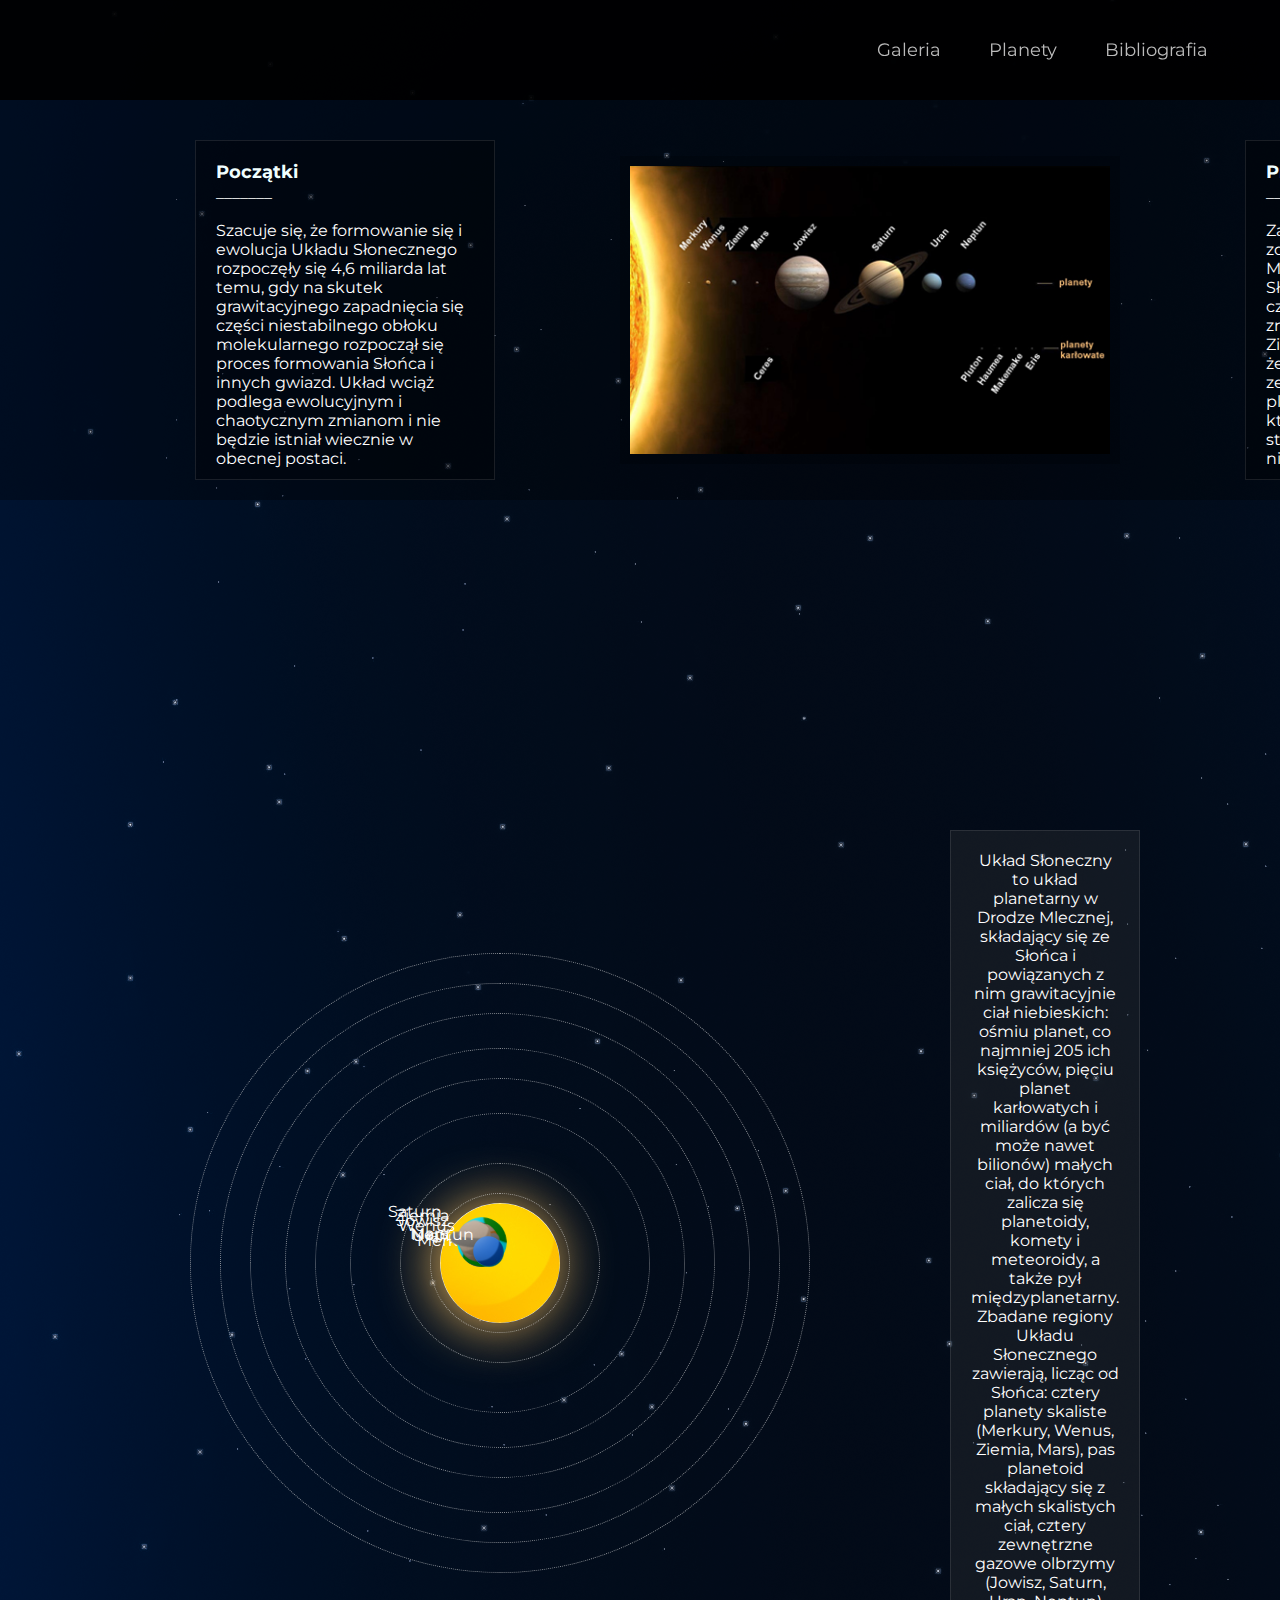
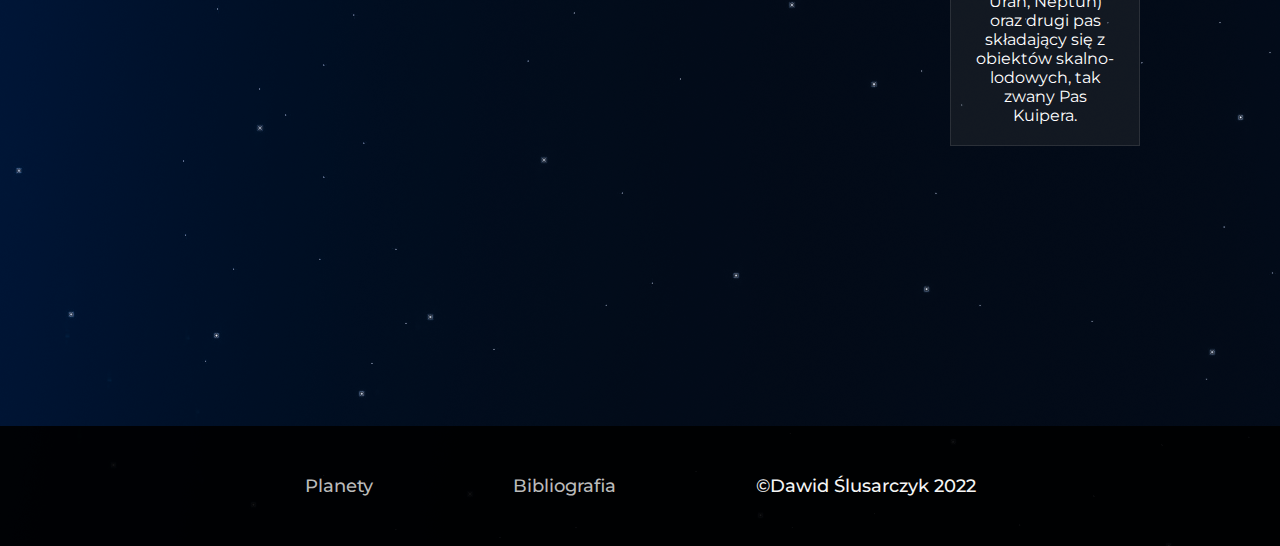
<file: index.html>
<!DOCTYPE html>
<html lang="pl">
<head>
    <meta charset="UTF-8">
    <link rel="stylesheet" href="style.css">
    <title>Układ Słoneczny</title>
    <link rel="icon" href="images/uranus.png" sizes="16x16" type="image/png">
</head>
<body>

<!--header-->
<header>
    <h1 class="naglowek">UKŁAD <span class="naglowek2">SŁONECZNY</span></h1>
    <a href="podstrony/planety.html#gallery">Galeria</a>
    <div class="dropdown">
        <a href="podstrony/planety.html">Planety</a>
        <ul>
			<li><a href="podstrony/planety.html#merkury">Merkury</a></li>
            <li><a href="podstrony/planety.html#wenus">Wenus</a></li>
            <li><a href="podstrony/planety.html#ziemia">Ziemia</a></li>
            <li><a href="podstrony/planety.html#mars">Mars</a></li>
            <li><a href="podstrony/planety.html#jowisz">Jowisz</a></li>
            <li><a href="podstrony/planety.html#saturn">Saturn</a></li>
            <li><a href="podstrony/planety.html#uran">Uran</a></li>
            <li><a href="podstrony/planety.html#neptun">Neptun</a></li>
        </ul>   
    </div>
	<a href="podstrony/bibliografia.html">Bibliografia</a>
</header>        

<main>

<div class="txt2-img">
    <p class="txt-1"><span class="planety-planetnames" style="font-size: large;">Początki </span><br>_______<br><br>Szacuje się, że formowanie się i ewolucja Układu Słonecznego rozpoczęły się 
        4,6 miliarda lat temu, gdy na skutek grawitacyjnego zapadnięcia się części niestabilnego 
        obłoku molekularnego rozpoczął się proces formowania Słońca i innych gwiazd. Układ wciąż 
        podlega ewolucyjnym i chaotycznym zmianom i nie będzie istniał wiecznie w obecnej postaci. </p>

    <img class="img-bhn-txt" src="images/img-bhn-txt.jpg" alt="img-bhn-txt">

    <p class="txt-2"><span class="planety-planetnames" style="font-size: large;">Przyszłość </span><br>_______<br><br>Za około 4 miliardy lat rozpocznie się zderzenie Galaktyki Andromedy z Drogą Mleczną,
         a w ciągu około 5 miliardów lat Słońce wielokrotnie się powiększy, stając się czerwonym olbrzymem, 
         co doprowadzi do zniszczenia planet wewnętrznych, w tym Ziemi. Modele ewolucji gwiazd przewidują, 
         że następnie Słońce odrzuci swoje zewnętrzne warstwy jako mgławicę planetarną i przekształci się 
         w białego karła, którego temperatura i jasność będą stopniowo spadać, aż do przekształcenia w nieświecącego czarnego karła.</p>
</div>

<!--solar system-->
<div class="solarsystem">
    <div class="sun"></div>

    <div class="mercury-outline">
        <div class="mercury">
            <span class="planetnames">Merkury</span>
        </div>
    </div>

    <div class="venus-outline-1">
        <div class="venus">
            <span class="planetnames">Wenus</span>
        </div>
    </div>

    <div class="earth-outline-1">
        <div class="earth">
            <span class="planetnames">Ziemia</span>
        </div>
    </div>

    <div class="mars-outline-1">
        <div class="mars">
            <span class="planetnames">Mars</span>
        </div>
    </div>

    <div class="jupiter-outline-1">
        <div class="jupiter">
            <span class="planetnames">Jowisz</span>
        </div>
    </div>

    <div class="saturn-outline-1">
        <div class="saturn">
            <span class="planetnames">Saturn</span>
        </div>
    </div>

    <div class="uranus-outline-1">
        <div class="uranus">
            <span class="planetnames">Uran</span>
        </div>
    </div>

    <div class="neptune-outline-1">
        <div class="neptune">
            <span class="planetnames">Neptun</span>
        </div>
    </div>
</div> 

<!--textss-->
<p class="solarsystemtxt">
Układ Słoneczny to układ planetarny w Drodze Mlecznej, składający się ze Słońca i powiązanych z 
nim grawitacyjnie ciał niebieskich: ośmiu planet, 
co najmniej 205 ich księżyców, pięciu planet karłowatych i miliardów 
(a być może nawet bilionów) małych ciał, do których zalicza się planetoidy, 
komety i meteoroidy, a także pył międzyplanetarny.
Zbadane regiony Układu Słonecznego zawierają, licząc 
od Słońca: cztery planety skaliste (Merkury, Wenus, Ziemia, Mars), 
pas planetoid składający się z małych skalistych ciał, cztery zewnętrzne 
gazowe olbrzymy (Jowisz, Saturn, Uran, Neptun) oraz drugi pas składający się z 
obiektów skalno-lodowych, tak zwany Pas Kuipera. 
</p>

</main>

<!--footer-->
<footer>

	<a href="podstrony/planety.html">Planety</a>

    <a href="podstrony/bibliografia.html">Bibliografia</a>

    <h4 class="autor">©Dawid Ślusarczyk 2022</h4>

</footer>

</body>
</html>
</file>
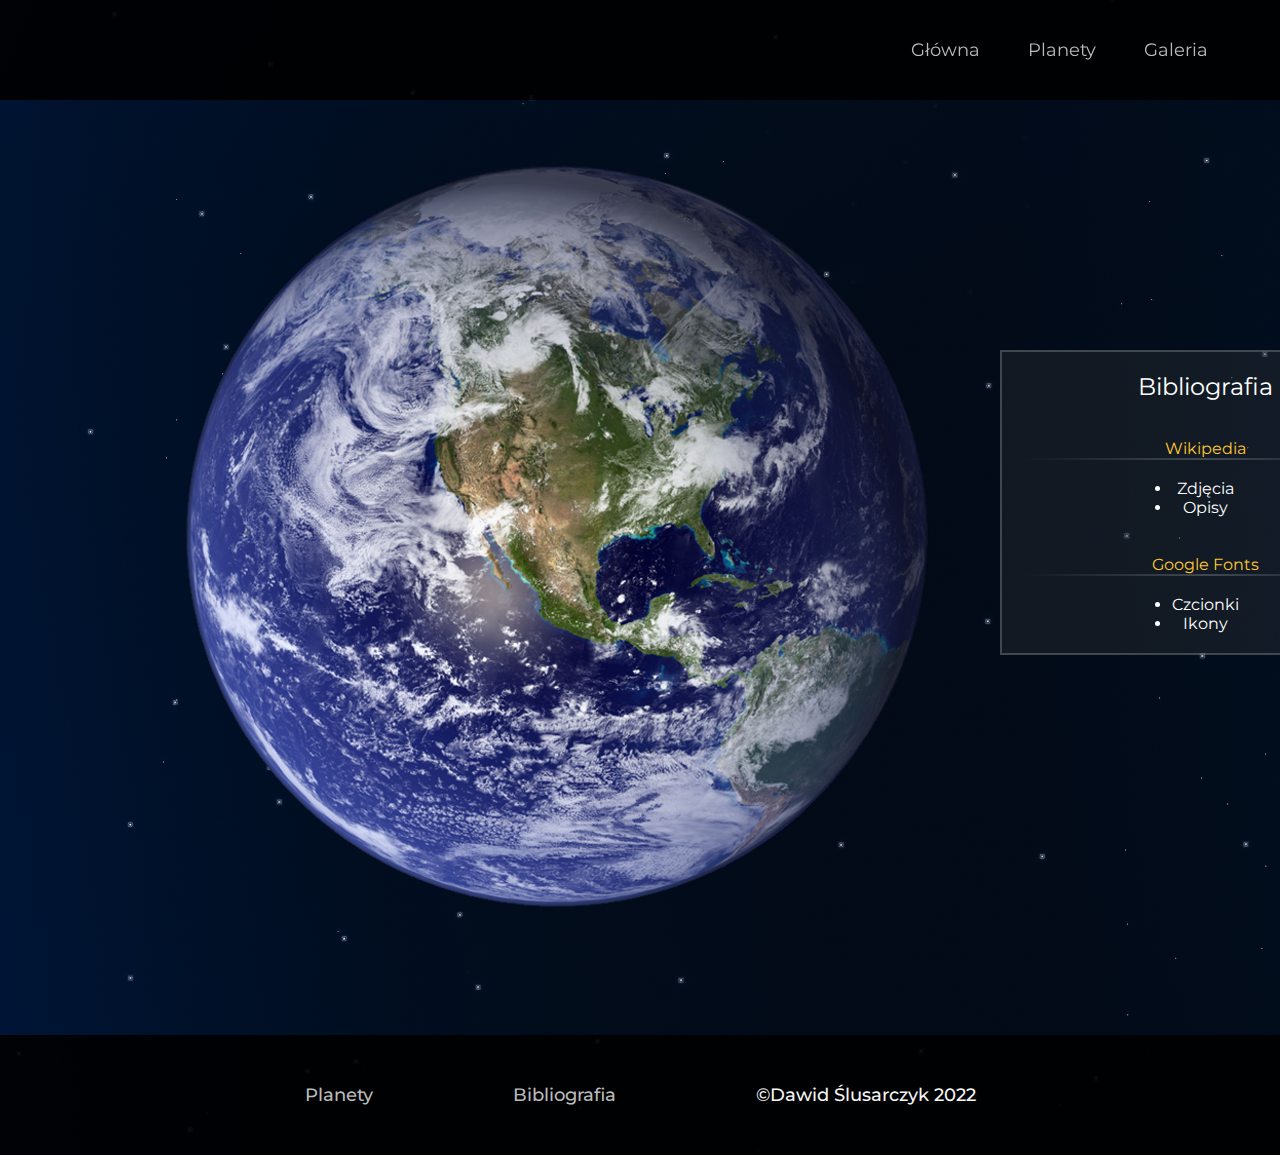
<file: podstrony/bibliografia.html>
<!DOCTYPE html>
<html lang="pl">
<head>
    <meta charset="UTF-8">
    <link rel="stylesheet" href="../style.css">
    <title>Bibliografia</title>
    <link rel="icon" href="../images/neptune.png" sizes="16x16" type="image/png">
</head>
<body>

<!--header-->
<header>
    <h1 class="naglowek">UKŁAD <span class="naglowek2">SŁONECZNY</span></h1>
    <a href="../index.html">Główna</a>
    <div class="dropdown">
        <a href="planety.html">Planety</a>
        <ul>
			<li><a href="planety.html#merkury">Merkury</a></li>
            <li><a href="planety.html#wenus">Wenus</a></li>
            <li><a href="planety.html#ziemia">Ziemia</a></li>
            <li><a href="planety.html#mars">Mars</a></li>
            <li><a href="planety.html#jowisz">Jowisz</a></li>
            <li><a href="planety.html#saturn">Saturn</a></li>
            <li><a href="planety.html#uran">Uran</a></li>
            <li><a href="planety.html#neptun">Neptun</a></li>
        </ul>   
    </div>
	<a href="planety.html#gallery">Galeria</a>
</header>        

<main class="main3">

    <img class="earth-bibl" src="../images/EARTHog.png" alt="earth">

<!--text-->
<div class="bibl-txt">

    <p style="font-size: x-large;">Bibliografia</p>

    <br><br>

    <a href="https://pl.wikipedia.org/wiki/Wikipedia:Strona_główna">Wikipedia</a>
    <hr>
    <br>
    
    <ul>
        <li>Zdjęcia</li>
        <li>Opisy</li>
    </ul>

    <br><br>

    <a href="https://fonts.google.com">Google Fonts</a>
    <hr>
    <br>

    <ul>
        <li>Czcionki</li>
        <li>Ikony</li>
    </ul>
    </div>

</main>

<!--footer-->
<footer>

	<a href="podstrony/planety.html">Planety</a>

    <a href="#">Bibliografia</a>

    <h4 class="autor">©Dawid Ślusarczyk 2022</h4>

</footer>

</body>
</html>
</file>
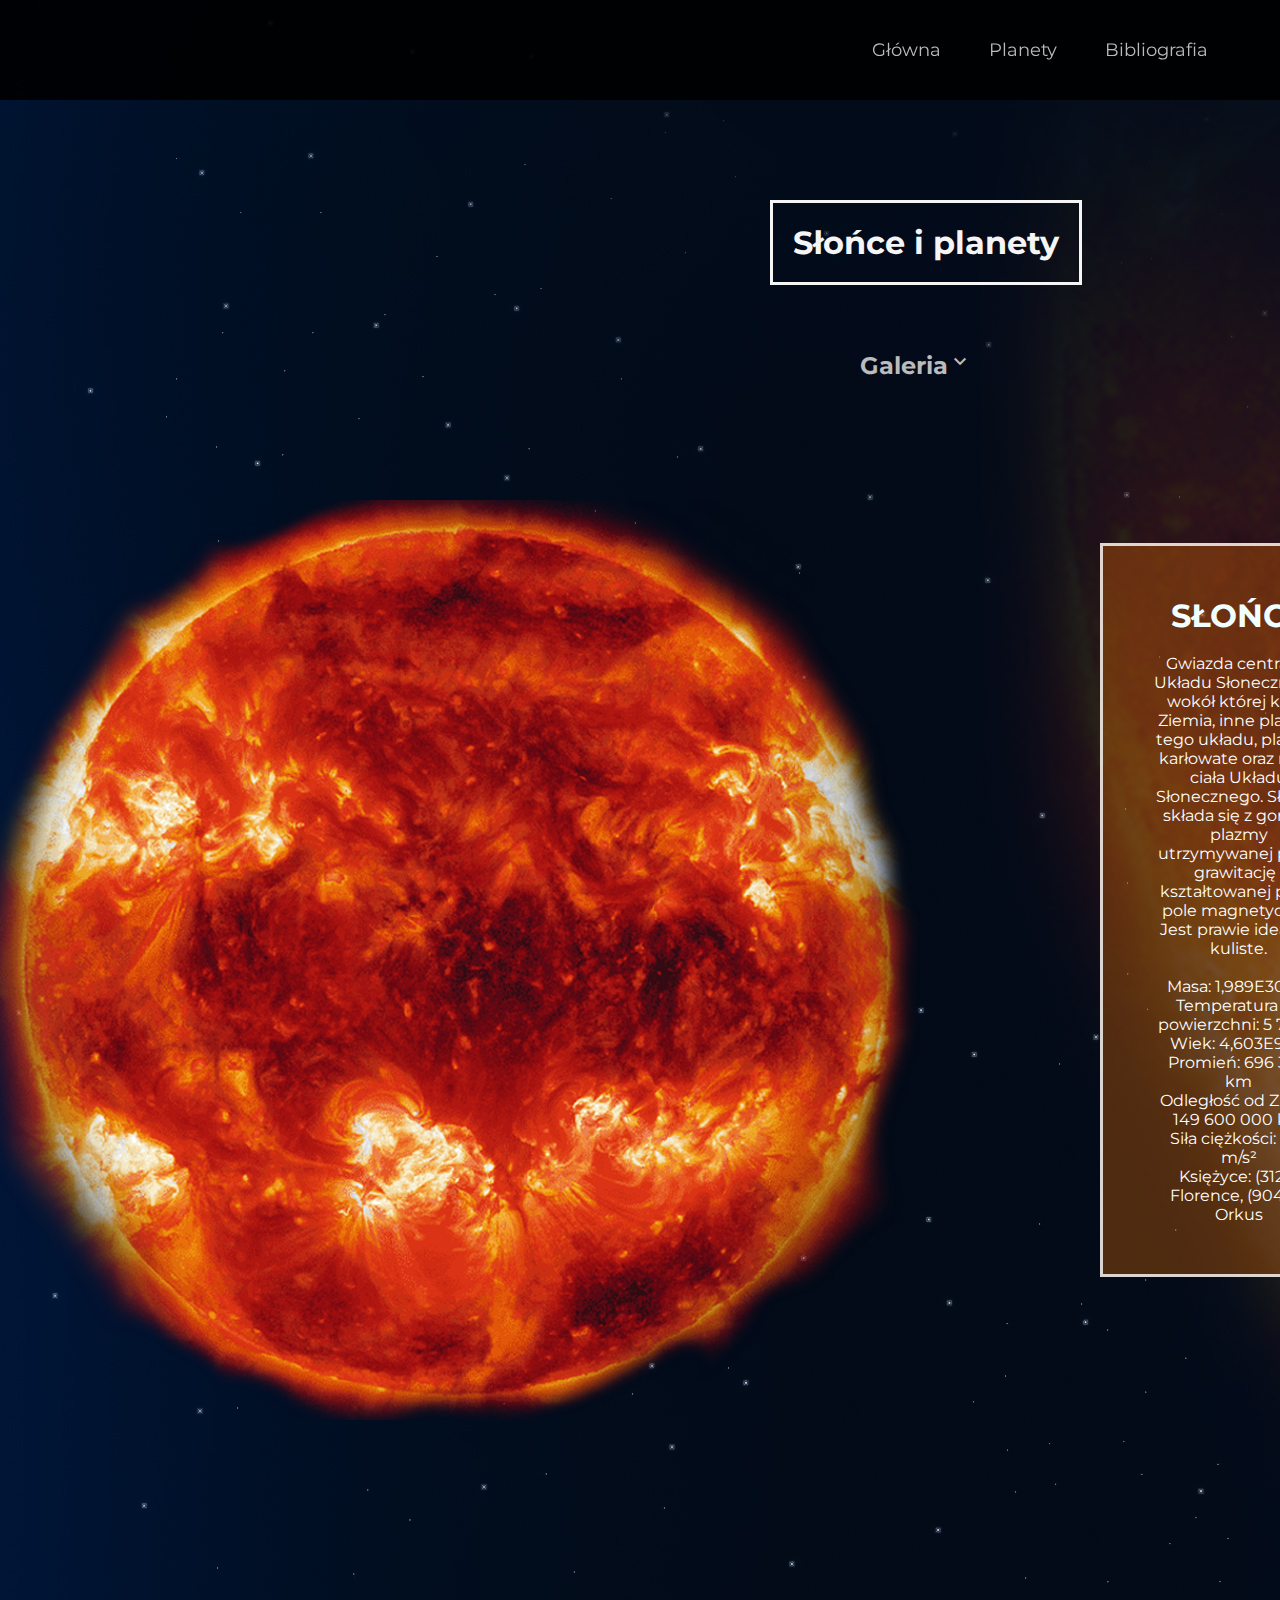
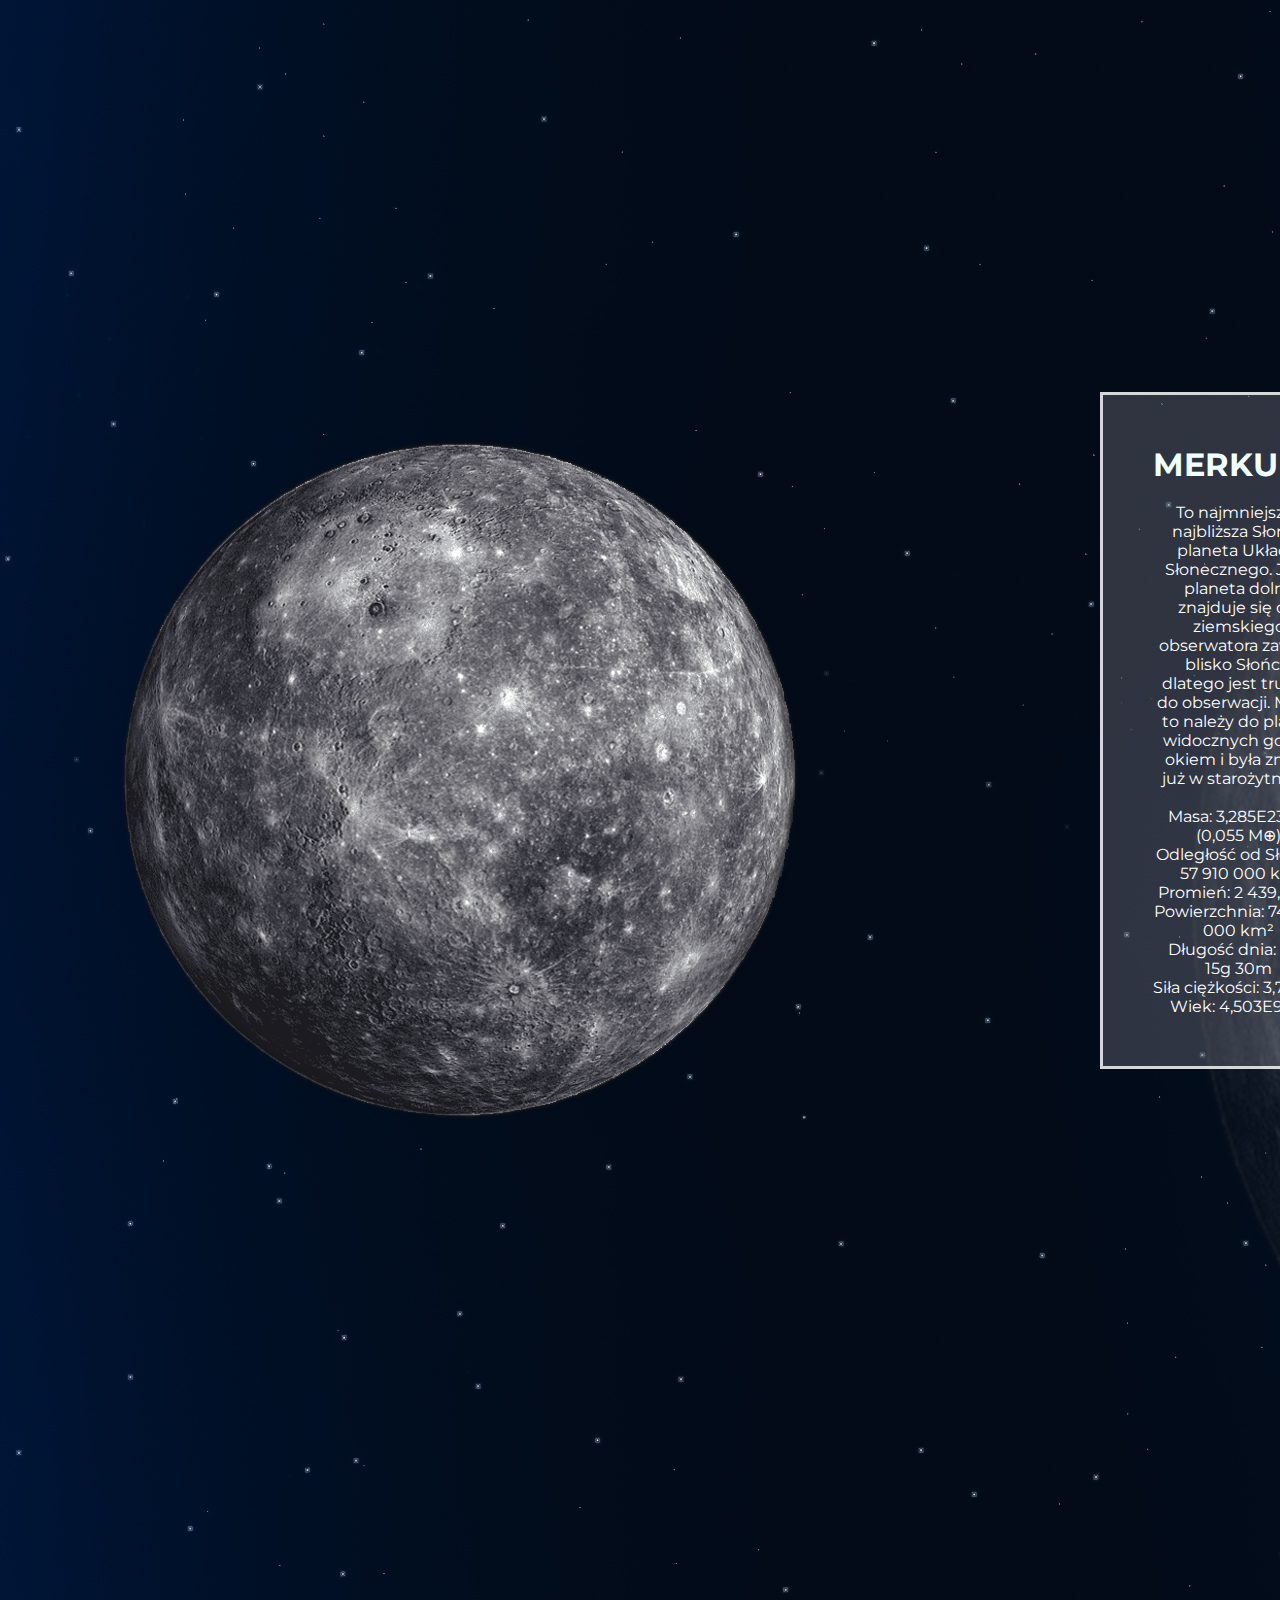
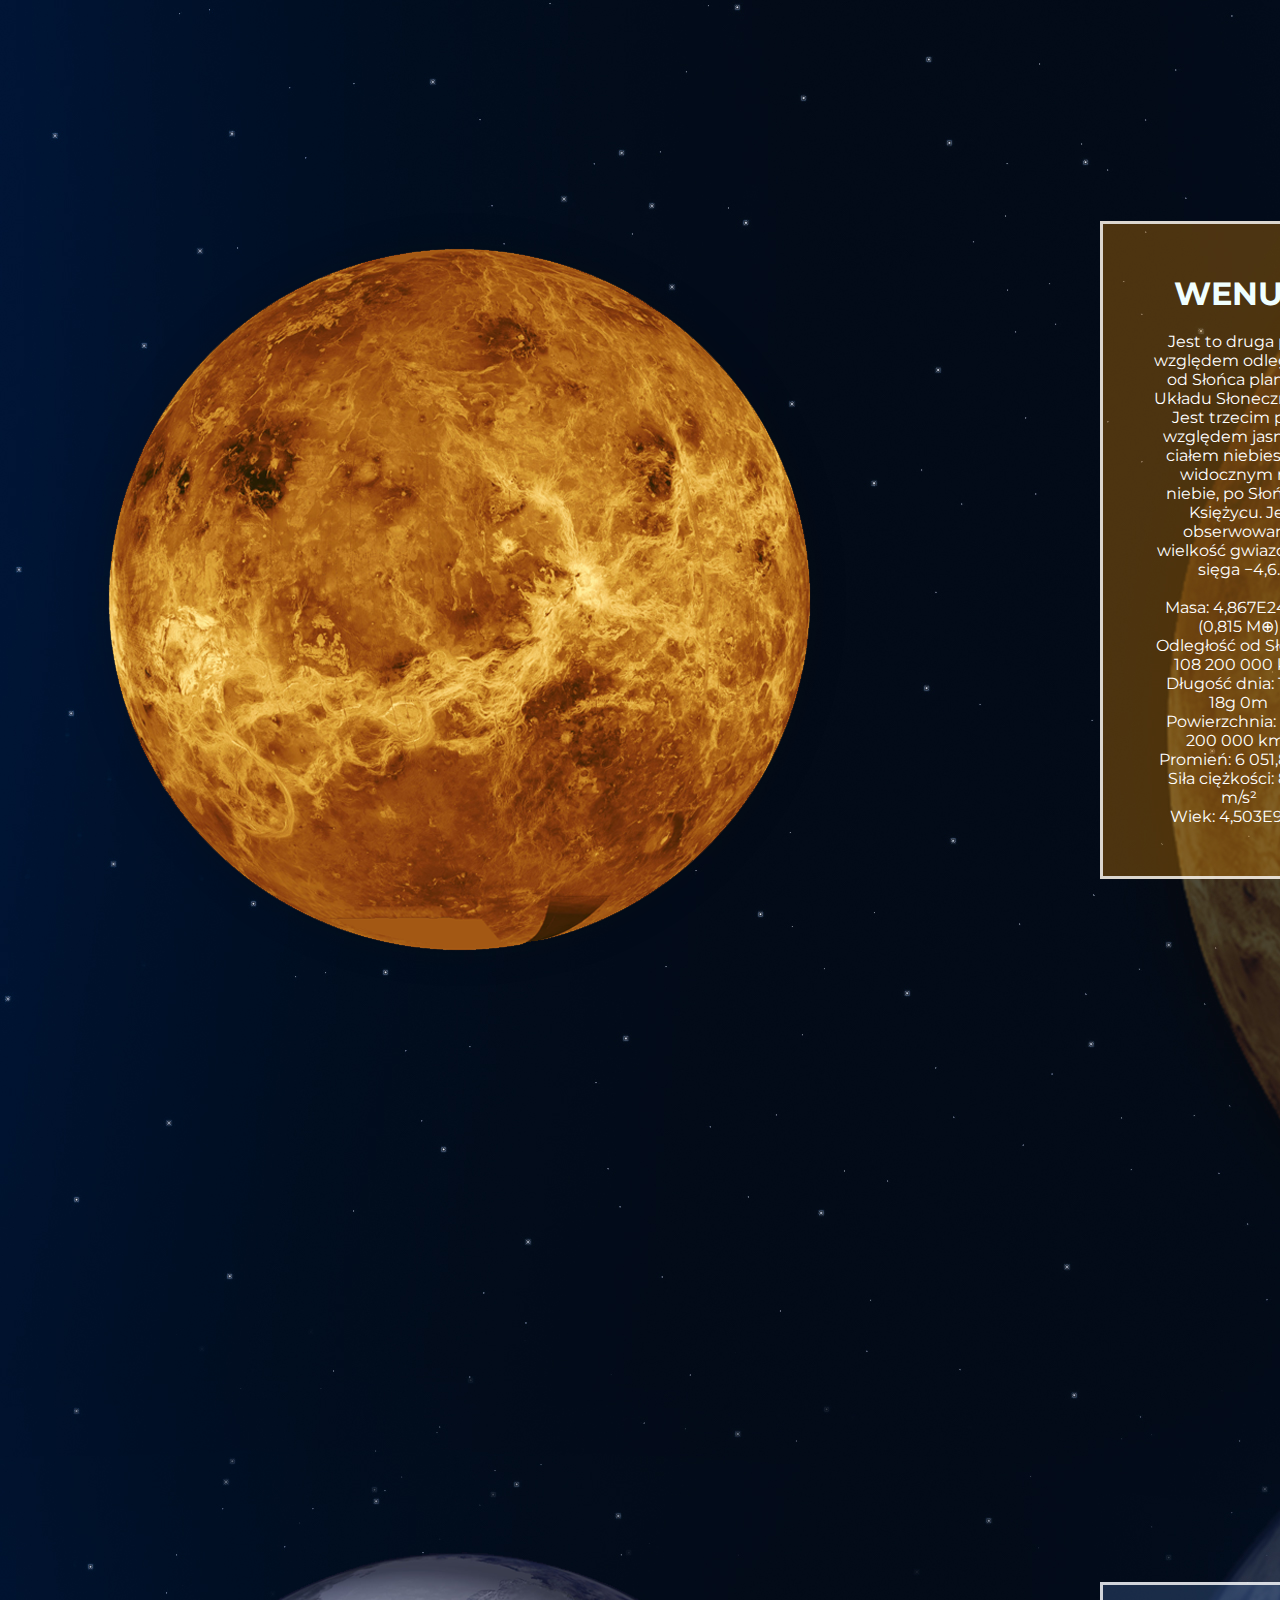
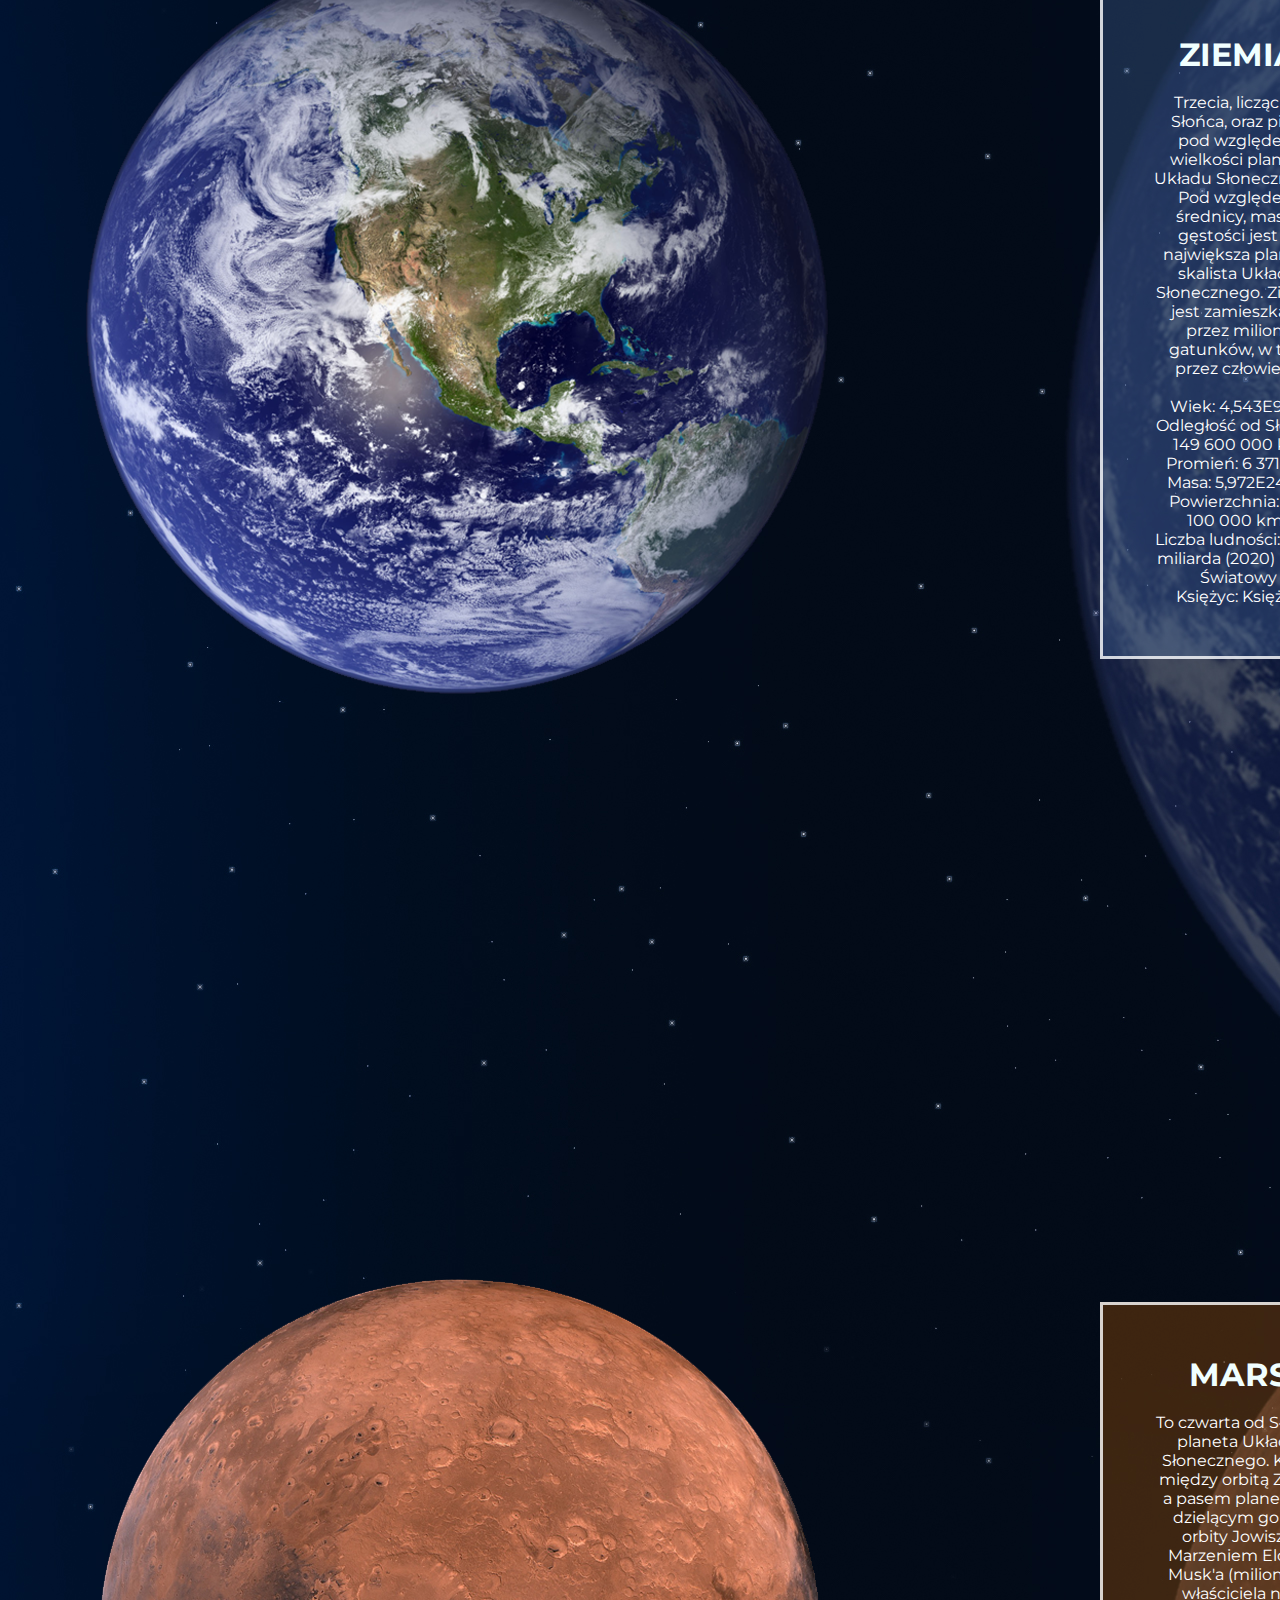
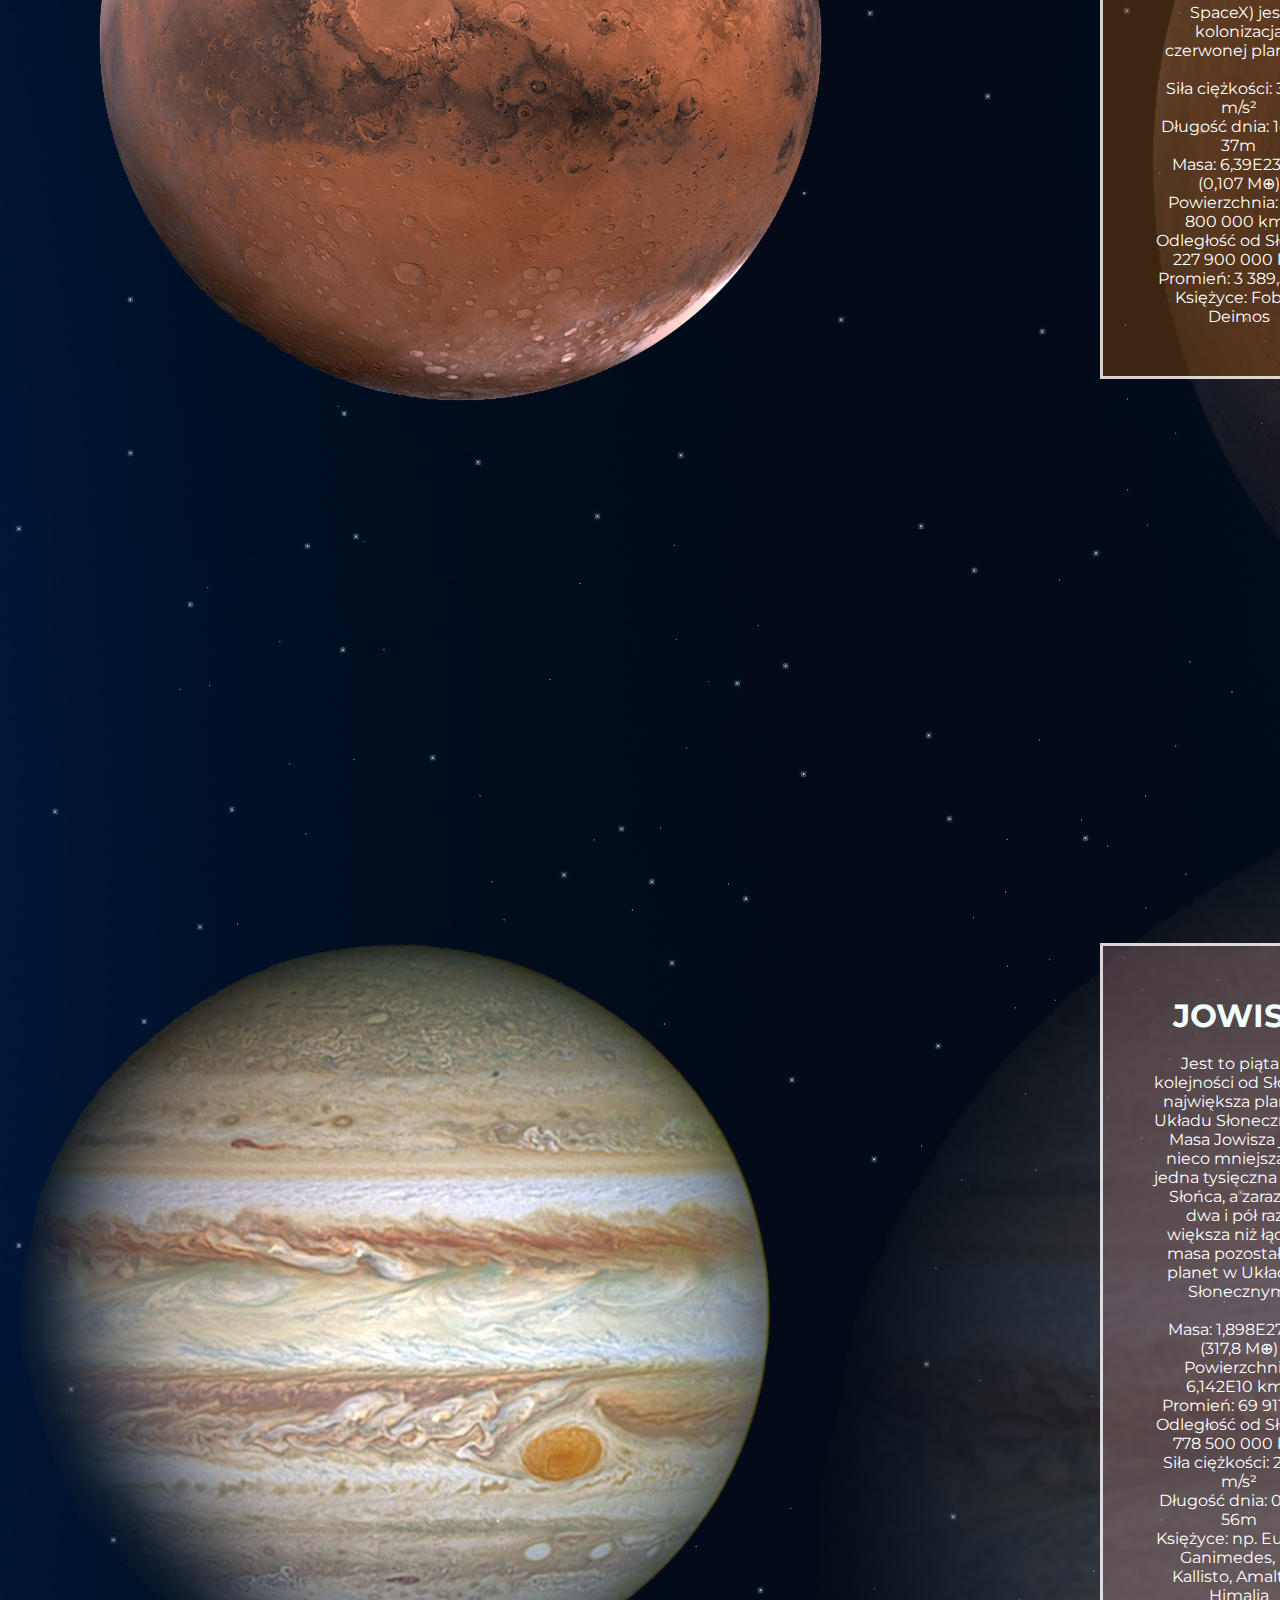
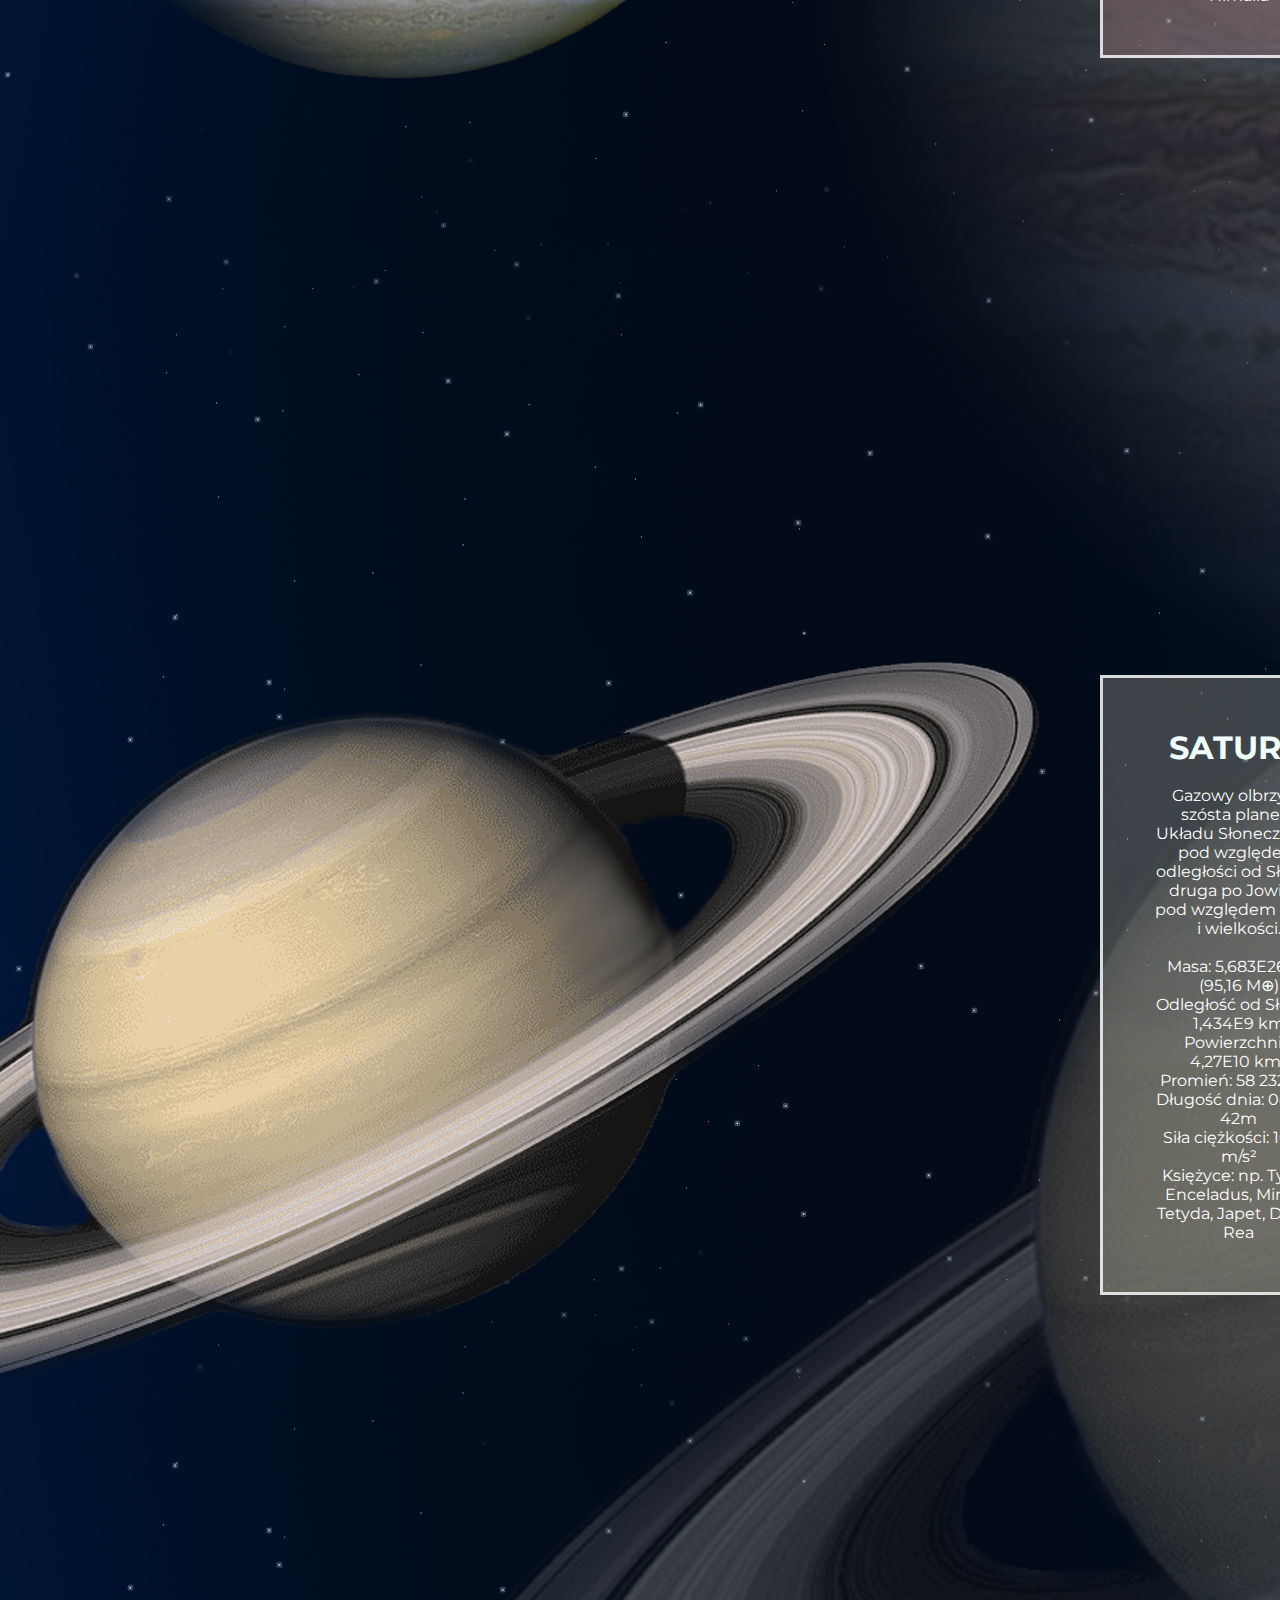
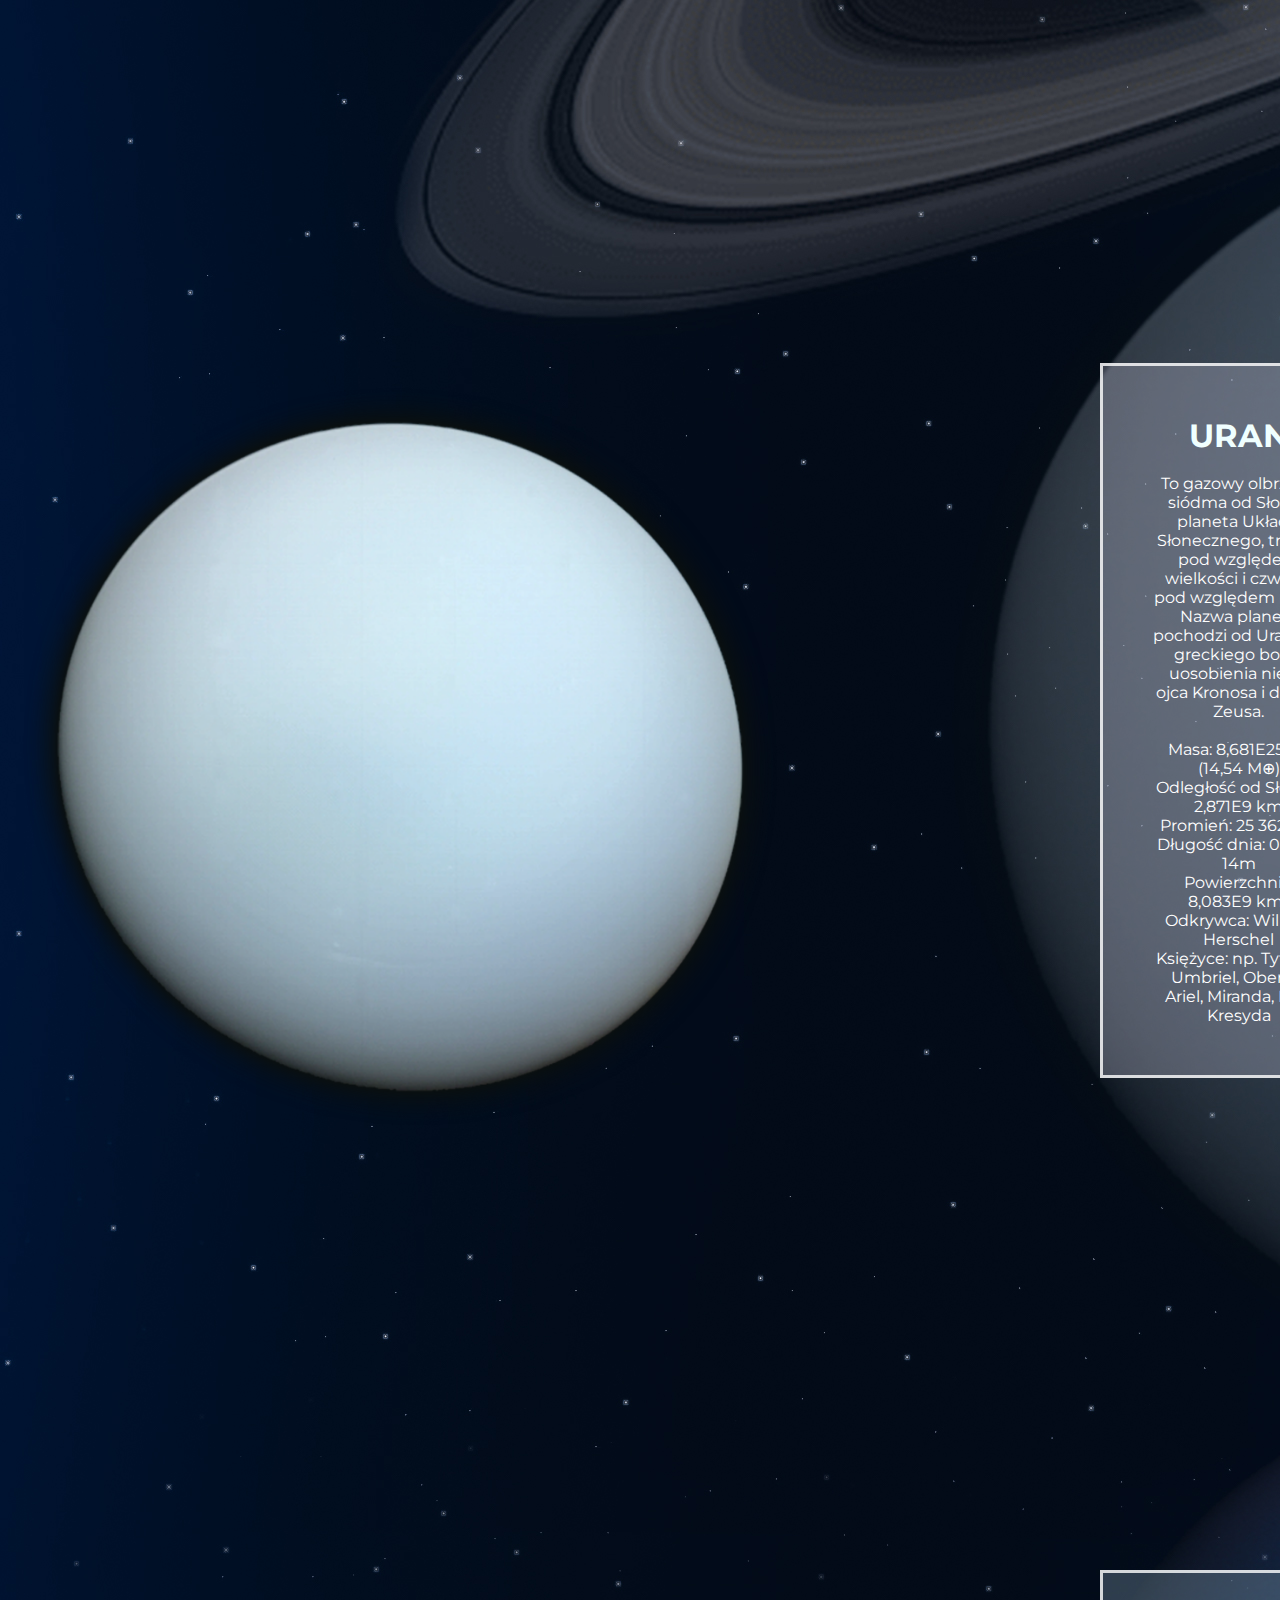
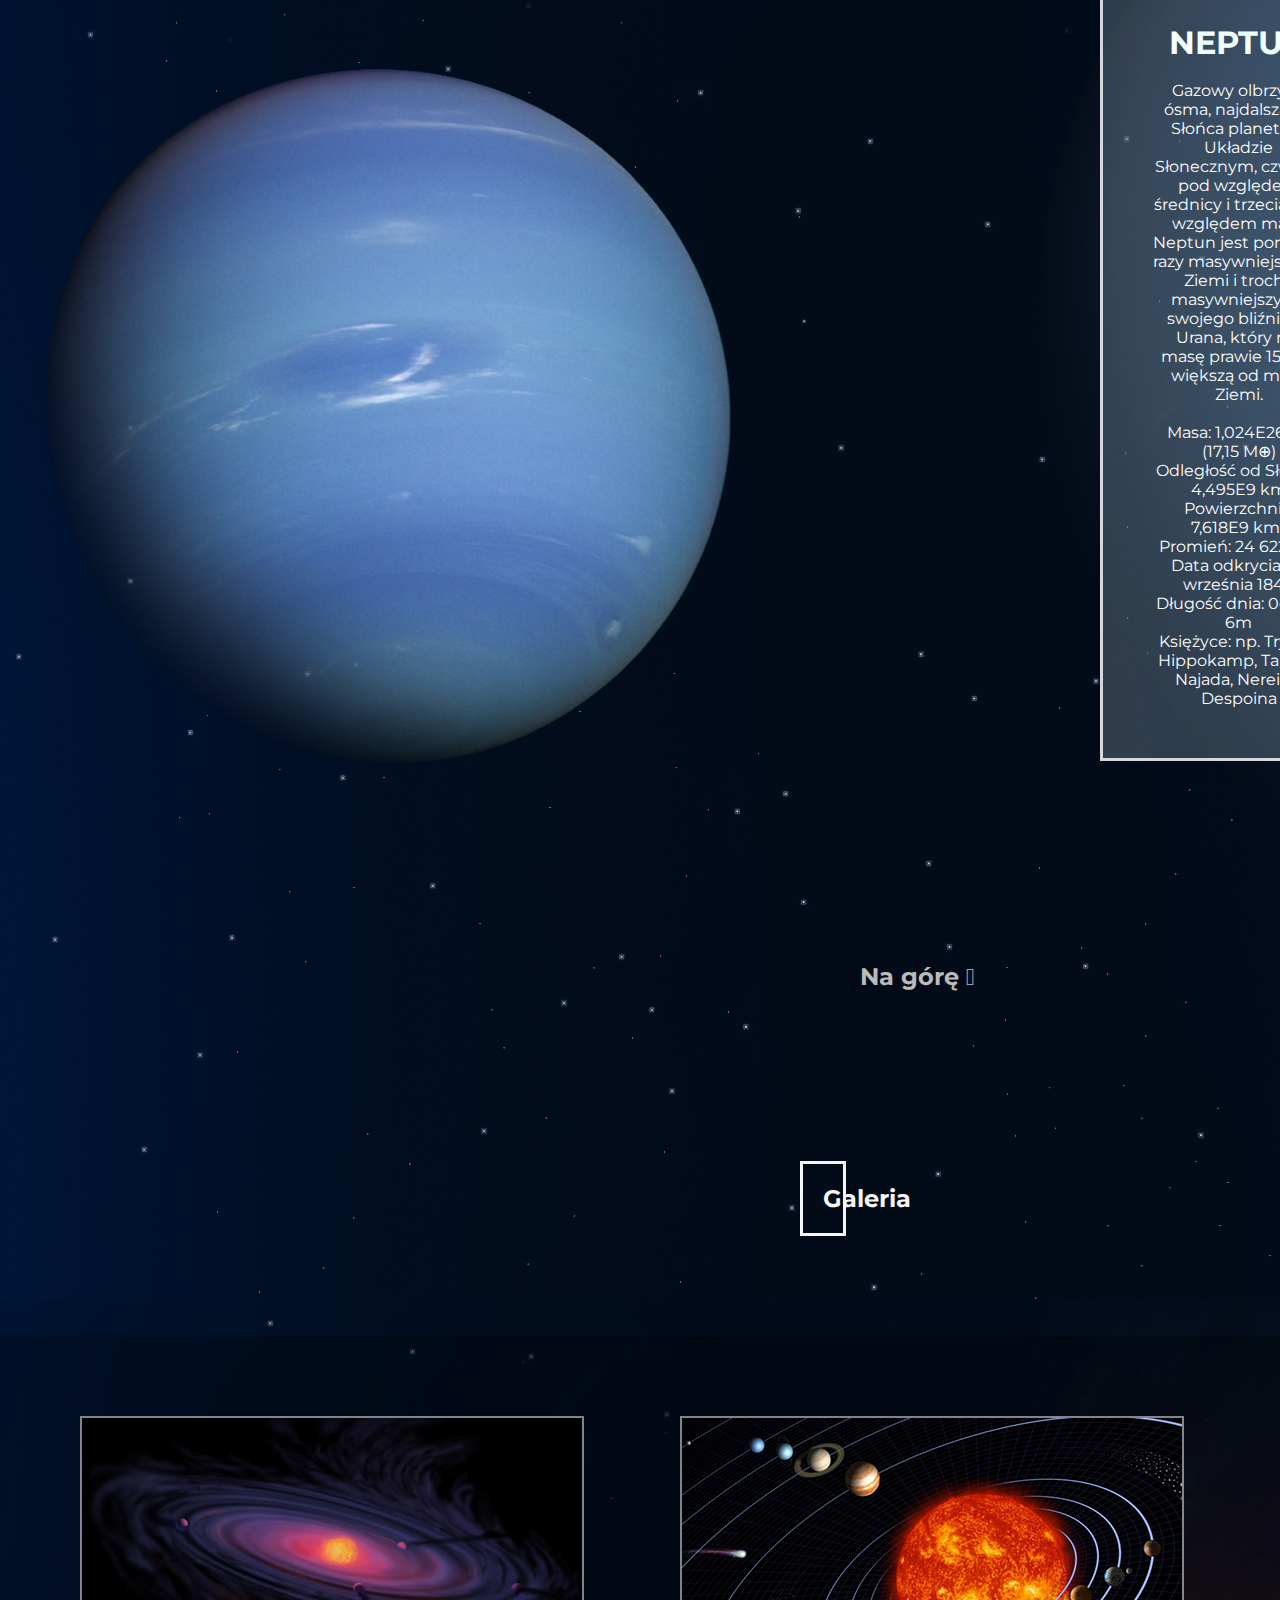
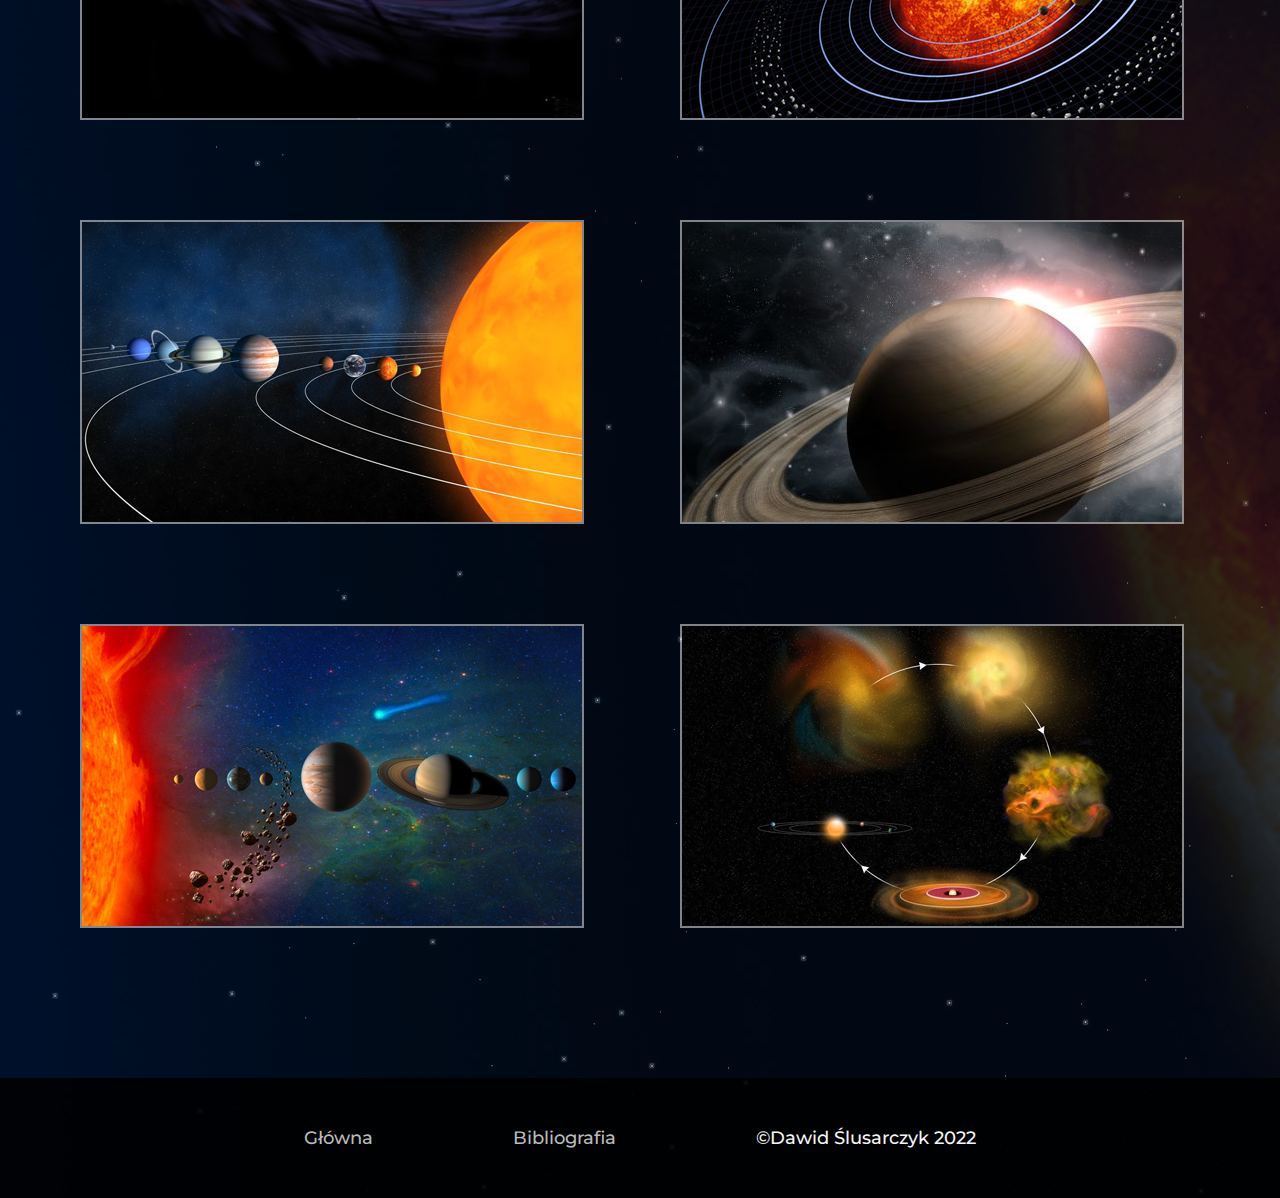
<file: podstrony/planety.html>
<!DOCTYPE html>
<html lang="pl">
<head>
    <meta charset="UTF-8">
    <link rel="stylesheet" href="../style.css">
    <title>Planety</title>
    <link rel="icon" href="../images/mars.png" sizes="16x16" type="image/png">
    <link href="https://fonts.googleapis.com/icon?family=Material+Icons" rel="stylesheet">
</head>
<body class="body-planety">

<!--header-->
<header>
    <h1 class="naglowek">UKŁAD <span class="naglowek2">SŁONECZNY</span></h1>
    <a href="../index.html">Główna</a>
    <div class="dropdown">
        <a href="#">Planety</a>
        <ul>
			<li><a href="#merkury">Merkury</a></li>
            <li><a href="#wenus">Wenus</a></li>
            <li><a href="#ziemia">Ziemia</a></li>
            <li><a href="#mars">Mars</a></li>
            <li><a href="#jowisz">Jowisz</a></li>
            <li><a href="#saturn">Saturn</a></li>
            <li><a href="#uran">Uran</a></li>
            <li><a href="#neptun">Neptun</a></li>
        </ul>   
    </div>
	<a href="bibliografia.html">Bibliografia</a>
</header>

<a id="top"></a>

<!--planets and sun-->

<div class="main-planets">

    <h1 class="naglowek-planety-h1">Słońce i planety</h1>
    <a href="#gallery"><h2 class="naglowek-planety-h2">Galeria<i class="material-icons"> &#xe313; </i></h2></a>

<main class="main2">

    <img class="sun-object" src="../images/SUN.png" alt="sun">
    <p class="sun-txt"><span class="planety-planetnames">SŁOŃCE</span>
        <br><br>Gwiazda centralna Układu Słonecznego, wokół której krąży Ziemia, inne planety tego układu, planety karłowate oraz małe ciała Układu Słonecznego. Słońce składa się z gorącej plazmy utrzymywanej przez grawitację i kształtowanej przez pole magnetyczne. Jest prawie idealnie kuliste.
    <br>
        <br>Masa: 1,989E30 kg
        <br>Temperatura na powierzchni: 5 778 K
        <br>Wiek: 4,603E9 lat
        <br>Promień: 696 340 km
        <br>Odległość od Ziemi: 149 600 000 km
        <br>Siła ciężkości: 274 m/s²
        <br>Księżyce: (3122) Florence, (90482) Orkus
    </p>

    <img class="mercury-object" src="../images/MERCURY.png" alt="sun">
    <a id="merkury"><p class="mercury-txt"><span class="planety-planetnames">MERKURY</span>
        <br><br>To najmniejsza i najbliższa Słońca planeta Układu Słonecznego. Jako planeta dolna znajduje się dla ziemskiego obserwatora zawsze blisko Słońca, dlatego jest trudna do obserwacji. Mimo to należy do planet widocznych gołym okiem i była znana już w starożytności.
    <br>
        <br>Masa: 3,285E23 kg (0,055 M⊕)
        <br>Odległość od Słońca: 57 910 000 km
        <br>Promień: 2 439,7 km
        <br>Powierzchnia: 74 800 000 km²
        <br>Długość dnia: 58d 15g 30m
        <br>Siła ciężkości: 3,7 m/s²
        <br>Wiek: 4,503E9 lat
    </p></a>

    <img class="venus-object" src="../images/VENUSog.png" alt="sun">
    <a id="wenus"><p class="venus-txt"><span class="planety-planetnames">WENUS</span>
        <br><br>Jest to druga pod względem odległości od Słońca planeta Układu Słonecznego. Jest trzecim pod względem jasności ciałem niebieskim widocznym na niebie, po Słońcu i Księżycu. Jej obserwowana wielkość gwiazdowa sięga −4,6.
    <br>
        <br>Masa: 4,867E24 kg (0,815 M⊕)
        <br>Odległość od Słońca: 108 200 000 km
        <br>Długość dnia: 116d 18g 0m
        <br>Powierzchnia: 460 200 000 km²
        <br>Promień: 6 051,8 km
        <br>Siła ciężkości: 8,87 m/s²
        <br>Wiek: 4,503E9 lat
    </p></a>

    <img class="earth-object" src="../images/EARTHog.png" alt="sun">
    <a id="ziemia"><p class="earth-txt"><span class="planety-planetnames">ZIEMIA</span>
        <br><br>Trzecia, licząc od Słońca, oraz piąta pod względem wielkości planeta Układu Słonecznego. Pod względem średnicy, masy i gęstości jest to największa planeta skalista Układu Słonecznego. Ziemia jest zamieszkana przez miliony gatunków, w tym przez człowieka.
    <br>
        <br>Wiek: 4,543E9 lat
        <br>Odległość od Słońca: 149 600 000 km
        <br>Promień: 6 371 km
        <br>Masa: 5,972E24 kg
        <br>Powierzchnia: 510 100 000 km²
        <br>Liczba ludności: 7,753 miliarda (2020) Bank Światowy
        <br>Księżyc: Księżyc
    </p></a>

    <img class="mars-object" src="../images/MARSog.png" alt="sun">
    <a id="mars"><p class="mars-txt"><span class="planety-planetnames">MARS</span>
        <br><br>To czwarta od Słońca planeta Układu Słonecznego. Krąży między orbitą Ziemi a pasem planetoid, dzielącym go od orbity Jowisza. Marzeniem Elon'a Musk'a (milionera, właściciela np. SpaceX) jest kolonizacja czerwonej planety.
    <br>
        <br>Siła ciężkości: 3,721 m/s²
        <br>Długość dnia: 1d 0g 37m
        <br>Masa: 6,39E23 kg (0,107 M⊕)
        <br>Powierzchnia: 144 800 000 km²
        <br>Odległość od Słońca: 227 900 000 km
        <br>Promień: 3 389,5 km
        <br>Księżyce: Fobos, Deimos
    </p></a>

    <img class="jupiter-object" src="../images/JUPITERog.png" alt="sun">
    <a id="jowisz"><p class="jupiter-txt"><span class="planety-planetnames">JOWISZ</span>
        <br><br>Jest to piąta w kolejności od Słońca i największa planeta Układu Słonecznego. Masa Jowisza jest nieco mniejsza niż jedna tysięczna masy Słońca, a zarazem dwa i pół razy większa niż łączna masa pozostałych planet w Układzie Słonecznym.
    <br>
        <br>Masa: 1,898E27 kg (317,8 M⊕)
        <br>Powierzchnia: 6,142E10 km²
        <br>Promień: 69 911 km
        <br>Odległość od Słońca: 778 500 000 km
        <br>Siła ciężkości: 24,79 m/s²
        <br>Długość dnia: 0d 9g 56m
        <br>Księżyce: np. Europa, Ganimedes, Io, Kallisto, Amaltea, Himalia
    </p></a>

    <img class="saturn-object" src="../images/SATURNog.png" alt="sun">
    <a id="saturn"><p class="saturn-txt"><span class="planety-planetnames">SATURN</span>
        <br><br>Gazowy olbrzym, szósta planeta Układu Słonecznego pod względem odległości od Słońca, druga po Jowiszu pod względem masy i wielkości.
    <br>
        <br>Masa: 5,683E26 kg (95,16 M⊕)
        <br>Odległość od Słońca: 1,434E9 km
        <br>Powierzchnia: 4,27E10 km²
        <br>Promień: 58 232 km
        <br>Długość dnia: 0d 10g 42m
        <br>Siła ciężkości: 10,44 m/s²
        <br>Księżyce: np. Tytan, Enceladus, Mimas, Tetyda, Japet, Dione, Rea
    </p></a>

    <img class="uranus-object" src="../images/URANUSog.png" alt="sun">
    <a id="uran"><p class="uranus-txt"><span class="planety-planetnames">URAN</span>
        <br><br>To gazowy olbrzym, siódma od Słońca planeta Układu Słonecznego, trzecia pod względem wielkości i czwarta pod względem masy. Nazwa planety pochodzi od Uranosa, greckiego boga, uosobienia nieba, ojca Kronosa i dziada Zeusa.
    <br>
        <br>Masa: 8,681E25 kg (14,54 M⊕)
        <br>Odległość od Słońca: 2,871E9 km
        <br>Promień: 25 362 km
        <br>Długość dnia: 0d 17g 14m
        <br>Powierzchnia: 8,083E9 km²
        <br>Odkrywca: William Herschel
        <br>Księżyce: np. Tytania, Umbriel, Oberon, Ariel, Miranda, Puk, Kresyda
    </p></a>

    <img class="neptune-object" src="../images/NEPTUNEog.png" alt="sun">
    <a id="neptun"><p class="neptune-txt"><span class="planety-planetnames">NEPTUN</span>
        <br><br>Gazowy olbrzym, ósma, najdalsza od Słońca planeta w Układzie Słonecznym, czwarta pod względem średnicy i trzecia pod względem masy. Neptun jest ponad 17 razy masywniejszy od Ziemi i trochę masywniejszy od swojego bliźniaka, Urana, który ma masę prawie 15 razy większą od masy Ziemi.
    <br>
        <br>Masa: 1,024E26 kg (17,15 M⊕)
        <br>Odległość od Słońca: 4,495E9 km
        <br>Powierzchnia: 7,618E9 km²
        <br>Promień: 24 622 km
        <br>Data odkrycia: 23 września 1846
        <br>Długość dnia: 0d 16g 6m
        <br>Księżyce: np. Tryton, Hippokamp, Talassa, Najada, Nereida, Despoina
    </p></a>

</main>

    <a href="#top"><h2 class="naglowek-planety-gallery-h2">Na górę <i class="material-icons">&#xeae6;</i></h2></a>

        <h2 class="naglowek-planety-gallery-h1">Galeria</h2>

        <a id="gallery"></a>

    <div class="galeria">
        <img style="grid-column: 1; grid-row: 1;" src="../images/gallery-photos/1-photo.jpg" alt="1-photo">

        <img style="grid-column: 2; grid-row: 1;" src="../images/gallery-photos/2-photo.jpg" alt="2-photo">

        <img style="grid-column: 3; grid-row: 1;" src="../images/gallery-photos/3-photo.jpg" alt="3-photo">

        <img style="grid-column: 1; grid-row: 2;" src="../images/gallery-photos/4-photo.jpg" alt="4-photo">

        <img style="grid-column: 2; grid-row: 2;" src="../images/gallery-photos/5-photo.jpg" alt="5-photo">

        <img style="grid-column: 3; grid-row: 2;" src="../images/gallery-photos/6-photo.jpg" alt="6-photo">

        <img style="grid-column: 1; grid-row: 3;" src="../images/gallery-photos/7-photo.jpg" alt="7-photo">

        <img style="grid-column: 2; grid-row: 3;" src="../images/gallery-photos/8-photo.jpg" alt="8-photo">

        <img style="grid-column: 3; grid-row: 3;" src="../images/gallery-photos/9-photo.jpg" alt="9-photo">

    </div>

</div>

<!--footer-->
<footer>

	<a href="../index.html">Główna</a>

    <a href="bibliografia.html">Bibliografia</a>

    <h4 class="autor">©Dawid Ślusarczyk 2022</h4>

</footer>

</body>
</html>
</file>
<file: style.css>
@import url('https://fonts.googleapis.com/css2?family=Montserrat:wght@500&display=swap');
@import url('https://fonts.googleapis.com/css2?family=Khand&family=Rajdhani&display=swap');

* {
	margin:0;
	padding:0;
	box-sizing: border-box;
    align-items: center;
}

body {
    background-image: url(images/space.png);
}

body:not(header, footer) {
    z-index: 1;
}

.body-planety {
    background-image: url(images/space2.jpg);
}

main {
    display: grid;
    grid-template-columns: 400px;
    grid-row: auto;
    grid-gap: auto;
}

.main2 {
    display: grid;
    grid-template-columns: 100px;
    grid-row: auto;
    grid-gap: auto;
}

.main3 {
    display: grid;
    grid-template-columns: 400px;
    grid-row: auto;
    grid-gap: auto;
}

/*header*/

header {
    width: 100%;
    height: 100px;
    top: 0;
    left: 0;
    padding: 0 3rem;
    font-size: 18px;
    font-family: "Montserrat", sans-serif;
    background-color: rgba(0, 0, 0, 0.9);
    display: flex;
    position: fixed;
    justify-content: flex-end;
    align-items: center;
    z-index: 2;
}

.naglowek {
    color: whitesmoke;
    font-family: 'Rajdhani', sans-serif;
    margin-right: 1000px;
}

.naglowek2 {
    color: rgb(255, 200, 50);
    font-family: 'Rajdhani', sans-serif;
}

header a {
    margin: 0 1rem;
    text-decoration: none;
    padding: 1rem .5rem;
    color: #bbbbbb;
    transition: all 0.5s ease;
}

.dropdown {
    position: relative;
}

.dropdown ul {
    width: 200px;
    text-align: center;
    position: absolute;
    background: rgba(0, 40, 100, 0.3);
    padding: 0;
    list-style-type: none;
    margin-top: 13px;
    border-radius: 7px;
    display: none;
}

.dropdown ul li {
    padding: 0.4rem;
}

.dropdown ul li a{
    width: 100%;
    height: 100%;
    display: inline-block;
    padding: 0;
    margin: 0;
    border-radius: 7%;
    transition: all 0.5s ease;
}

.dropdown ul li a:hover {
    color: #ffffff;
	padding-left: 8px;
    background: rgba(0, 20, 50, 0.8);
    border-radius: 7px;
}

header a:hover {
    color: whitesmoke;
}

.dropdown a:focus + ul, .dropdown a:hover + ul, .dropdown ul:hover {
    display: block;
}

/*txt*/

.txt2-img{
    grid-column: 1;
    grid-row: 1;
    width: 1920px;
    height: 500px;
    background-color: rgba(0, 0, 0, 0.3);
    display: flex;
    display: grid;
    grid-template-columns: 400px;
    grid-row: auto;
    grid-gap: 20px;
}

.txt-1 {
    background-color: rgba(0, 0, 0, 0.3);
    grid-column: 1;
    grid-row: 1;
    padding: 20px;
    margin-top: 120px;
    margin-left: 195px;
    height: 340px;
    width: 300px;
    border: rgba(255, 255, 255, 0.1) solid;
    border-width: 1px;
}

.img-bhn-txt {
    background-color: rgba(0, 0, 0, 0.2);
    grid-column: 2;
    grid-row: 1;
    padding: 10px;
    margin-top: 120px;
    margin-left: 200px;
    width: 500px;
    transition: all 0.8s;
}

.img-bhn-txt:active {
    transform: scale(1.2);
}

.txt-2 {
    background-color: rgba(0, 0, 0, 0.3);
    grid-column: 3;
    grid-row: 1;
    padding: 20px;
    margin-top: 120px;
    margin-right: 170px;
    height: 340px;
    width: 400px;
    border: rgba(255, 255, 255, 0.1) solid;
    border-width: 1px;
}


/*solar system*/

.solarsystem {
    margin-top: 100px;
    margin-bottom: 100px;
    grid-column: 1;
    grid-row: 2;
}

.sun {
    height: 120px;
    width: 120px;
    background-image: url(images/sun.jpg);
    border-radius: 50%;
    background-size: cover;
    box-shadow: -4px 2px 56px #f9c05f;
    grid-column: 1;
    grid-row: 1;
    margin-left: 500px;
    position: absolute;
    transform: translate(-50%,-50%);
}

.mercury {
    height: 20px;
    width: 20px;
    background: rgb(220, 80, 80);
    border-radius: 50%;
    position: absolute;
    left: 42%;
    top: 42%;
    transform: translate(-50%,-50%);
    animation: orbit2 3s linear infinite;
}

@keyframes orbit2 {
    from{transform: rotate(0deg) translateX(70px) rotate(0deg);}
    to{transform: rotate(360deg) translateX(70px) rotate(-360deg);}
}

.planetnames {
    color: white;
    font-family: "Montserrat", sans-serif;
    position: absolute;
    left: -62px;
    top: -11px;
}

.mercury-outline,.venus-outline-1,.earth-outline-1,.mars-outline-1,.jupiter-outline-1,
.saturn-outline-1,.uranus-outline-1,.neptune-outline-1 {
    border-radius: 50%;
    border: 1px dotted #ddd9;
    position: absolute;
    grid-column: 1;
    grid-row: 2;
    margin-left: 500px;
    transform: translate(-50%,-50%);
}

.mercury-outline {
    height: 140px;
    width: 140px;
}

.venus {
    height: 40px;
    width: 40px;
    background: url(images/venus.png);
    background-size: 100%;
    border-radius: 50%;
    position: absolute;
    left: 40%;
    top: 42%;
    transform: translate(-50%,-50%);
    animation: orbit3 10s linear infinite;
}

@keyframes orbit3 {
    from{transform: rotate(0deg) translateX(100px) rotate(0deg);}
    to{transform: rotate(360deg) translateX(100px) rotate(-360deg);}
}

.venus-outline-1 {
    height: 200px;
    width: 200px;
}

.earth {
    height: 50px;
    width: 50px;
    background: url(images/earth.png);
    background-size: 100%;
    border-radius: 50%;
    position: absolute;
    left: 44%;
    top: 43%;
    transform: translate(-50%,-50%);
    animation: orbit4 20s linear infinite;
}

@keyframes orbit4 {
    from{transform: rotate(0deg) translateX(150px) rotate(0deg);}
    to{transform: rotate(360deg) translateX(150px) rotate(-360deg);}
}

.earth-outline-1 {
    height: 300px;
    width: 300px;
}

.mars {
    height: 30px;
    width: 30px;
    background: url(images/mars.png);
    background-size: 100%;
    border-radius: 50%;
    position: absolute;
    left: 46.5%;
    top: 46.5%;
    transform: translate(-50%,-50%);
    animation: orbit5 30s linear infinite;
}

@keyframes orbit5 {
    from{transform: rotate(0deg) translateX(185px) rotate(0deg);}
    to{transform: rotate(360deg) translateX(185px) rotate(-360deg);}
}

.mars-outline-1 {
    height: 370px;
    width: 370px;
}

.jupiter {
    height: 40px;
    width: 40px;
    background: url(images/jupiter.png);
    background-size: 100%;
    border-radius: 50%;
    position: absolute;
    left: 45%;
    top: 45%;
    transform: translate(-50%,-50%);
    animation: orbit6 60s linear infinite;
}

@keyframes orbit6 {
    from{transform: rotate(0deg) translateX(217px) rotate(0deg);}
    to{transform: rotate(360deg) translateX(217px) rotate(-360deg);}
}

.jupiter-outline-1 {
    height: 430px;
    width: 430px;
}

.saturn {
    height: 50px;
    width: 50px;
    background: url(images/saturn.png);
    background-size: 100%;
    position: absolute;
    left: 45%;
    top: 45%;
    transform: translate(-50%,-50%);
    animation: orbit7 90s linear infinite;
}

@keyframes orbit7 {
    from{transform: rotate(0deg) translateX(250px) rotate(0deg);}
    to{transform: rotate(360deg) translateX(250px) rotate(-360deg);}
}

.saturn-outline-1 {
    height: 500px;
    width: 500px;
}

.uranus {
    height: 30px;
    width: 30px;
    background: url(images/uranus.png);
    background-size: 100%;
    position: absolute;
    left: 48%;
    top: 48%;
    transform: translate(-50%,-50%);
    animation: orbit8 200s linear infinite;
}

@keyframes orbit8 {
    from{transform: rotate(0deg) translateX(280px) rotate(0deg);}
    to{transform: rotate(360deg) translateX(280px) rotate(-360deg);}
}

.uranus-outline-1 {
    height: 560px;
    width: 560px;
}

.neptune {
    height: 30px;
    width: 30px;
    background: url(images/neptune.png);
    background-size: 100%;
    position: absolute;
    left: 48%;
    top: 48%;
    transform: translate(-50%,-50%);
    animation: orbit9 400s linear infinite;
}

@keyframes orbit9 {
    from{transform: rotate(0deg) translateX(310px) rotate(0deg);}
    to{transform: rotate(360deg) translateX(310px) rotate(-360deg);}
}

.neptune-outline-1 {
    height: 620px;
    width: 620px;
}

/*solarsystemtxt*/

p {
    font-family: "Montserrat", sans-serif;
    color: white;
}

.solarsystemtxt {
    background-color: rgba(57, 58, 58, 0.3);
    grid-column: 2;
    grid-row: 2;
    padding: 20px;
    margin-top: 330px;
    margin-right: 330px;
    margin-left: 550px;
    margin-bottom: 280px;
    text-align: center;
    border: rgba(255, 255, 255, 0.1) solid;
    border-width: 1px;
}

/*----------------------------------------------------planety----------------------------------------------------*/

.naglowek-planety-h1, .naglowek-planety-h2, .naglowek-planety-gallery-h2 {
    font-family: "Montserrat", sans-serif;
    color: whitesmoke;
    position: absolute;
}

.naglowek-planety-h1 {
    border: whitesmoke solid;
    padding: 20px;
    margin-left: 770px;
    margin-top: 200px;
}

.naglowek-planety-gallery-h1 {
    font-family: "Montserrat", sans-serif;
    color: whitesmoke;
    border: whitesmoke solid;
    padding: 20px;
    margin-top: 300px;
    margin-left: 800px;
    margin-right: 800px;
    text-align: center;
}

.naglowek-planety-h2 {
    margin-left: 860px;
    margin-top: 350px;
    color: #bbbbbb;
    transition: all 0.5s ease;
}

.naglowek-planety-h2:hover {
    transform: scale(1.1);
    color: white;
}

.naglowek-planety-gallery-h2 {
    margin-left: 860px;
    margin-top: 100px;
    color: #bbbbbb;
    transition: all 0.5s ease;
}

.naglowek-planety-gallery-h2:hover {
    transform: scale(1.1);
    color: white;
}

/*---*/

.planety-planetnames {
    font-weight: bold;
    font-size: 200%;
    color: azure;
}

.sun-object {
    margin-top: 500px;  
    grid-column: 1;
    grid-row: 1;
}

.mercury-object {
    margin-top: 500px;
    grid-column: 1;
    grid-row: 2;
}

.venus-object {
    margin-top: 500px; 
    grid-column: 1;
    grid-row: 3;
}

.earth-object {
    margin-top: 400px; 
    grid-column: 1;
    grid-row: 4;
}

.mars-object {
    margin-top: 400px;
    grid-column: 1;
    grid-row: 5;
}

.jupiter-object {
    margin-top: 400px; 
    width: 800px;
    height: 800px;
    grid-column: 1;
    grid-row: 6;
}

.saturn-object {
    margin-top: 450px; 
    grid-column: 1;
    grid-row: 7;
}

.uranus-object {
    margin-top: 500px; 
    width: 800px;
    height: 800px;
    grid-column: 1;
    grid-row: 8;
}

.neptune-object {
    margin-top: 400px;
    width: 800px;
    height: 800px;
    grid-column: 1;
    grid-row: 9;
}

/*planets text*/

.main2 p {
    text-align: center;
    margin-top: 400px;
    margin-left: 1000px;
    margin-right: 200px;
    padding: 50px;
    border: solid rgba(255, 255, 255, 0.8);
}
.sun-txt {
    background-color: rgba(255, 120, 0, 0.3);
    grid-column: 2;
    grid-row: 1;
}

.mercury-txt {
    background-color: rgba(150, 150, 160, 0.3);
    grid-column: 2;
    grid-row: 2;
}

.venus-txt {
    background-color: rgba(250, 150, 0, 0.3);
    grid-column: 2;
    grid-row: 3;
}

.earth-txt {
    background-color: rgba(80, 120, 180, 0.3);
    grid-column: 2;
    grid-row: 4;
}

.mars-txt {
    background-color: rgba(200, 100, 0, 0.3);
    grid-column: 2;
    grid-row: 5;
}

.jupiter-txt {
    background-color: rgba(200, 150, 150, 0.3);
    grid-column: 2;
    grid-row: 6;
}

.saturn-txt {
    background-color: rgba(200, 200, 180, 0.3);
    grid-column: 2;
    grid-row: 7;
}

.uranus-txt {
    background-color: rgba(200, 200, 220, 0.3);
    grid-column: 2;
    grid-row: 8;
}

.neptune-txt {
    background-color: rgba(150, 180, 200, 0.3);
    grid-column: 2;
    grid-row: 9;
    margin-bottom: 100px;
}

/*galeria*/

.galeria {
    display: grid;
    grid-template-columns: 500px;
    grid-column: 3;
    grid-row: 3;
    grid-gap: 100px;
    margin-top: 100px;
    background-color: rgba(0, 0, 0, 0.2);
    padding: 80px;
    padding-bottom: 150px;
}

.galeria img {
    border:rgba(255, 255, 255, 0.5) solid;
    border-width: 2px;
    transition: all 0.8s;
}

.galeria img:hover {
    border: solid white;
}

.galeria img:active {
    transform: scale(1.2);
    box-shadow: 0px 20px 100px black;
}

/*bibliografia*/

.bibl-txt {
    font-family: "Montserrat", sans-serif;
    color: white;
    background-color: rgba(57, 58, 58, 0.3);
    grid-column: 3;
    grid-row: 1;
    padding: 20px;
    margin-top: 350px;
    margin-right: 500px;
    margin-left: 600px;
    margin-bottom: 380px;
    text-align: center;
    border: rgba(255, 255, 255, 0.2) solid;
    border-width: 2px;
}

.bibl-txt a {
    font-family: "Montserrat", sans-serif;
    color: rgb(255, 200, 50);
    text-decoration: none;
    transition: all 0.5s ease;
}

.bibl-txt a:hover {
    color: rgb(255, 180, 50);
    padding-left: 10px;
}

hr {
    border: 0;
    height: 2px;
    background-image: linear-gradient(to right, rgba(0, 0, 0, 0), rgba(255, 255, 255, 0.2), rgba(0, 0, 0, 0));
}

.bibl-txt ul {
    margin-left: 150px;
    margin-right: 150px;
}

.main3 .earth-bibl {
    grid-column: 1;
    grid-row: 1;
    margin-top: 30px;
    margin-left: 100px;
}

/*footer*/

footer {
    width: 100%;
    height: 120px;
    font-family: "Montserrat", sans-serif;
	background-color: rgba(0, 0, 0, 0.9);
    display: flex;
    justify-content: center;
    z-index: 2;
}

footer .autor {
    color: whitesmoke;
    text-decoration: none;
    font-size: 18px;
	margin: 70px;
	font-weight: 500;
}

footer a {
    color: #bbbbbb;
    text-decoration: none;
    font-size: 18px;
	margin: 70px;
	font-weight: 500;
    transition: all 0.5s ease;
}

footer a:hover {
    color: whitesmoke;
}
</file>
